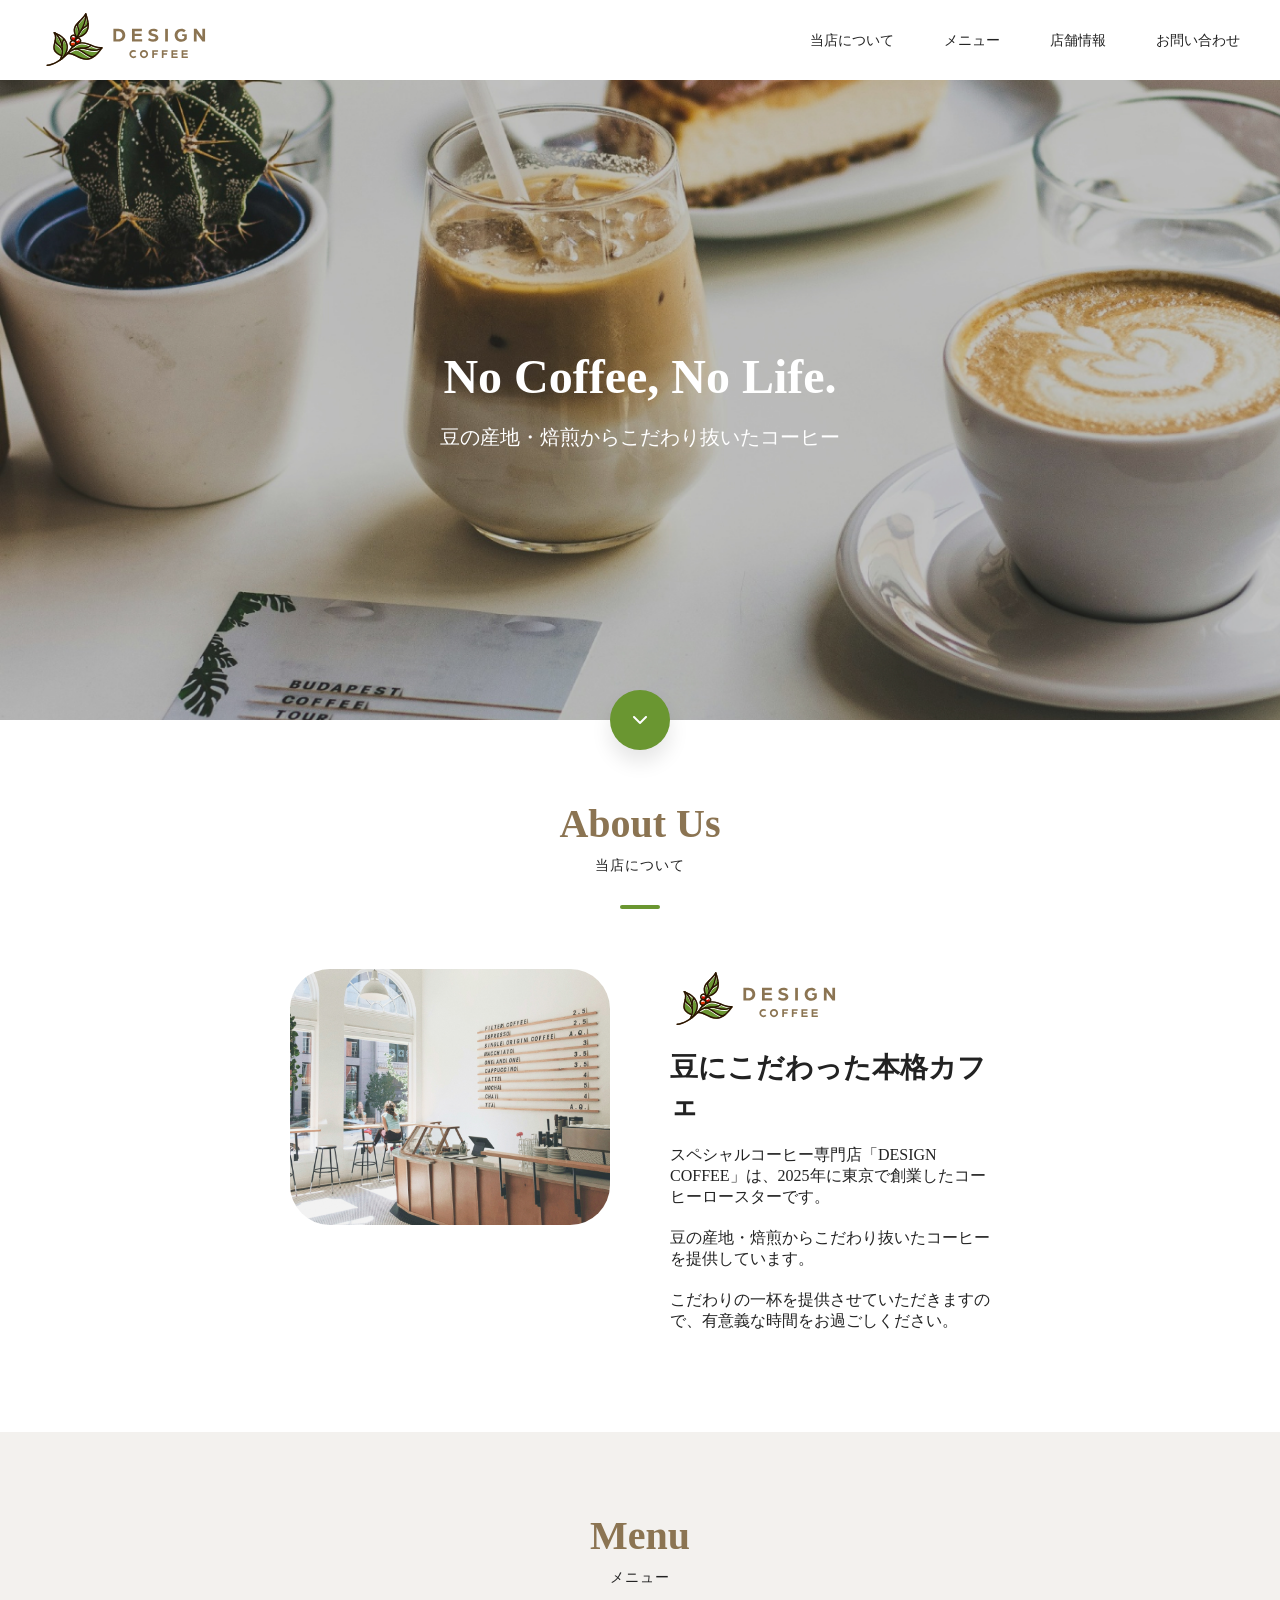
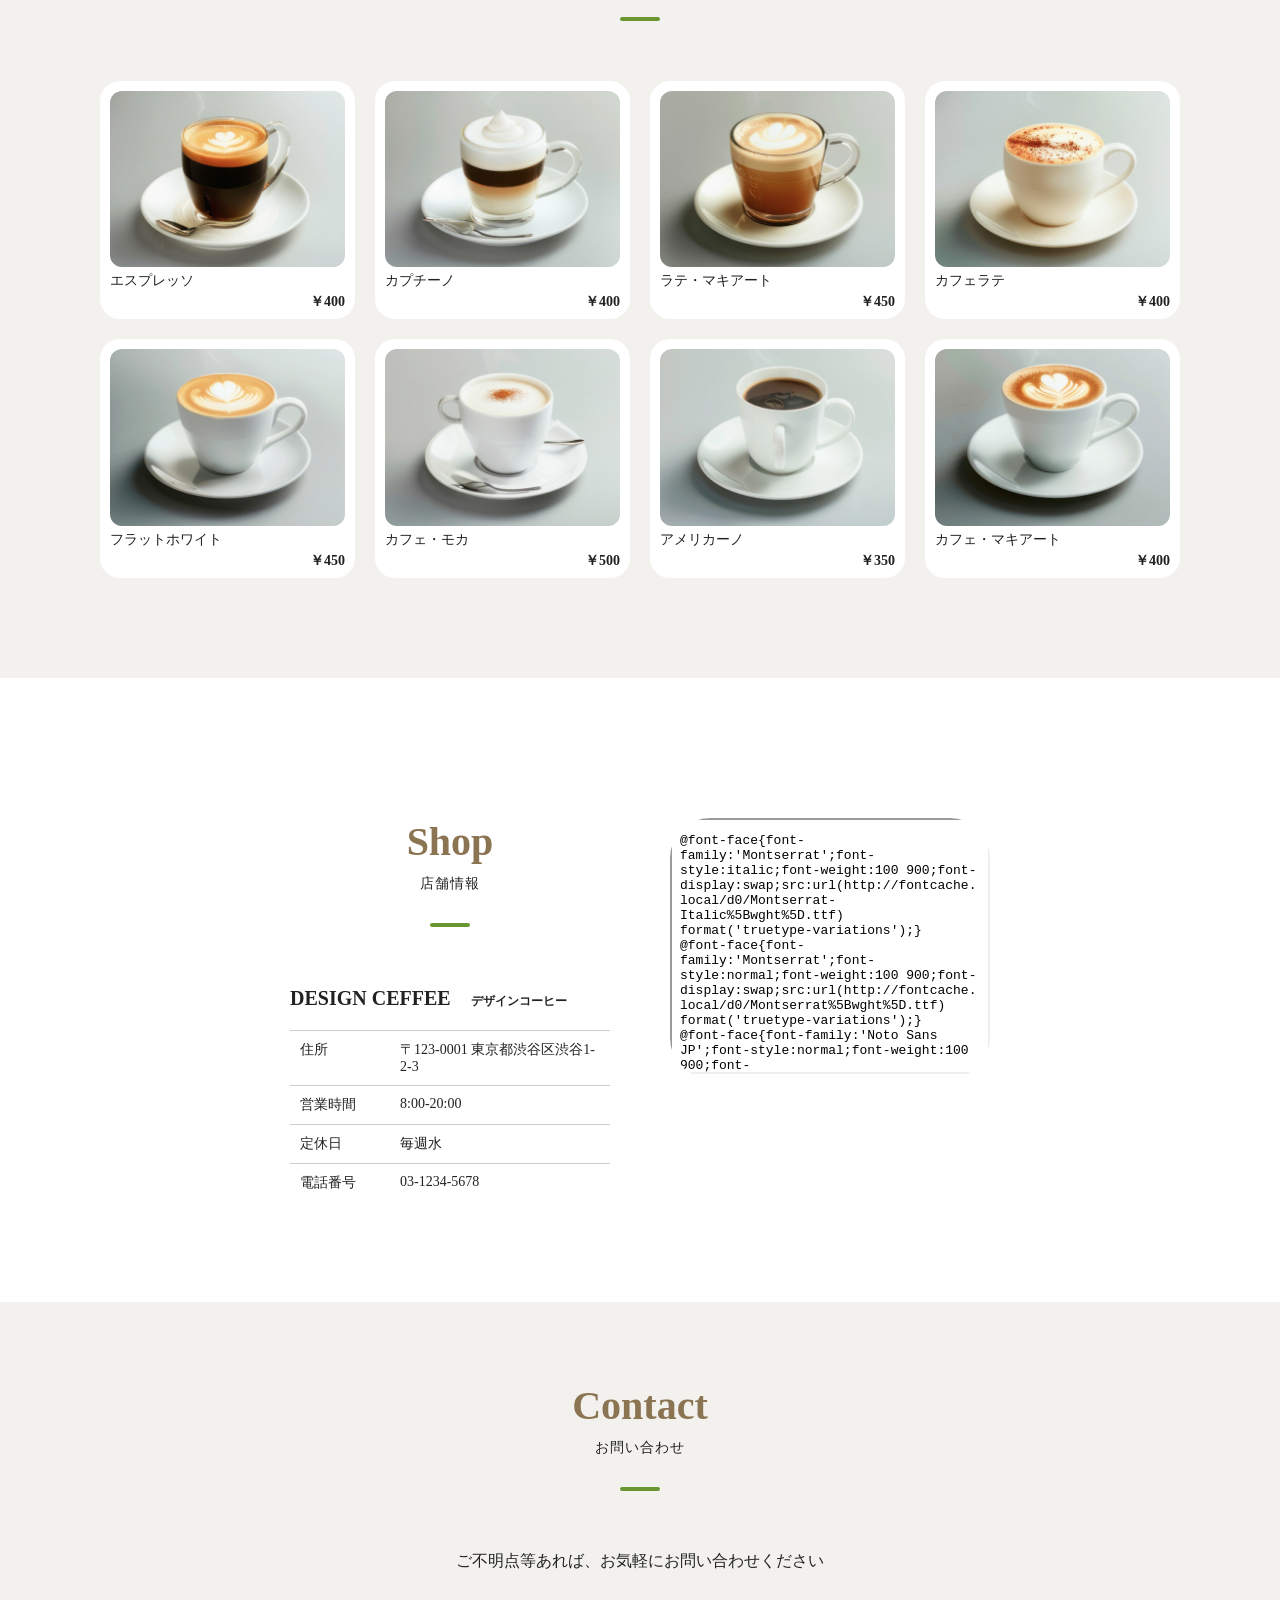
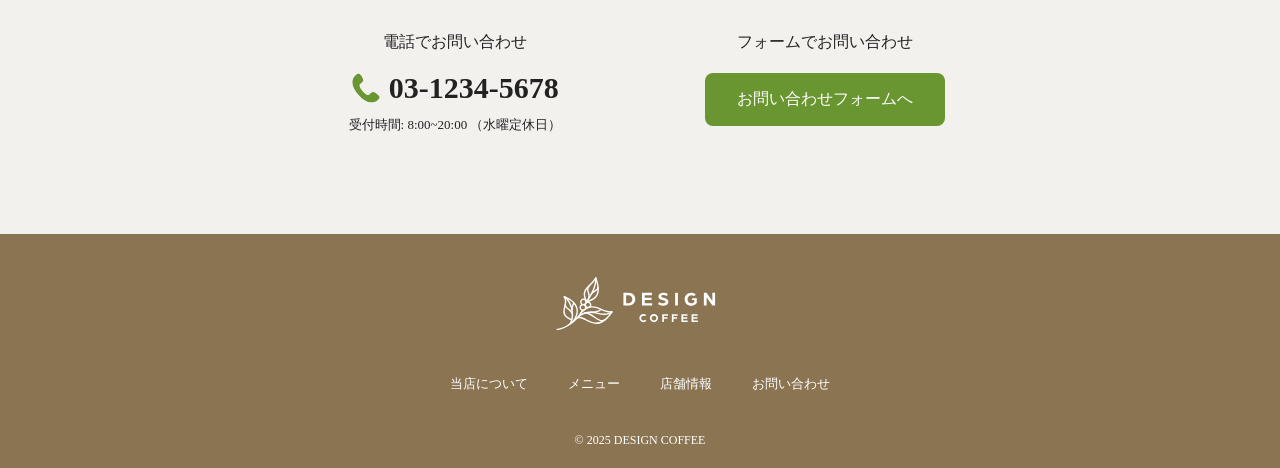
<file: index.html>
<!DOCTYPE html>
<html lang="jp">
<head>
  <meta charset="UTF-8">
  <meta name="viewport" content="width=device-width, initial-scale=1.0">
  <title>Document</title>
  <link rel="stylesheet" href="css/reset.css">
  <link rel="stylesheet" href="css/style.css">
  <!--GoogleFontsの読み込み-->
  <link rel="preconnect" href="https://fontx.googleapis.com">
  <link rel="preconnect" href="https://fonts.gstatic.com" crossorgin>
  <link href="https://fonts.googleapis.com/css2?family=Montserrat:ital,wght@0,100..900;1,100..900&family=Noto+Sans+JP:wght@100..900&display=swap" rel="stylesheet">
</head>
<body>
  <header>
    <h1>
      <a href="index.html" class="logo">
        <img src="img/logo.svg" alt="DESIGN COFFEEのロゴ">
      </a>
    </h1>
    <nav>
      <ul>
        <il><a href="index.html#about">当店について</a></il>
        <il><a href="index.html#menu">メニュー</a></il>
        <il><a href="index.html#shop">店舗情報</a></il>
        <il><a href="index.html#contact">お問い合わせ</a></il>
      </ul>
    </nav>
  </header>
  <!--ヒーローセクション-->
  <section class="hero">
    <h2>No Coffee, No Life.</h2>
    <p>豆の産地・焙煎からこだわり抜いたコーヒー</p>
    <a href="#about">
      <img src="img/down.png" alt="下へスクロール">
    </a>
  </section>
  <div class="container">
    
  </div>
  <main>
    <!--共通セクション-->
    <section class="main-section about" id="about">
      <div class="container">
        <div class="heading-group">
          <h2>
            About Us
            <span>当店について</span>
          </h2>
        </div>
        <div class="layout">
          <div class="image">
            <img src="img/about-photo.jpg" alt="当店の写真">
          </div>
          <div class="text">
            <img src="img/logo.svg" alt="DESIGNのロゴ">
            <h3>豆にこだわった本格カフェ</h3>
            <p>スペシャルコーヒー専門店「DESIGN COFFEE」は、2025年に東京で創業したコーヒーロースターです。</p>
            <p>豆の産地・焙煎からこだわり抜いたコーヒーを提供しています。</p>
            <p>こだわりの一杯を提供させていただきますので、有意義な時間をお過ごしください。</p>
          </div>
        </div>
      </div>
    </section>
    <!--共通セクション2-->
    <section class="main-section menu" id="menu">
    <div class="container">
      <div class="heading-group">
        <h2>Menu</h2>
        <span>メニュー</span>
      </div>
      <ul class="menu-list">
        <li>
          <div class="menu-card">
            <img src="img/menu-1.jpg" alt="エスプレッソ">
            <p class="name">エスプレッソ</p>
            <p class="price">￥400</p>
          </div>
        </li>
        <li>
          <div class="menu-card">
            <img src="img/menu-2.jpg" alt="カプチーノ">
            <p class="name">カプチーノ</p>
            <p class="price">￥400</p>
          </div>
        </li>
        <li>
          <div class="menu-card">
            <img src="img/menu-3.jpg" alt="ラテ・マキアート">
            <p class="name">ラテ・マキアート</p>
            <p class="price">￥450</p>
          </div>
        </li>
        <li>
          <div class="menu-card">
            <img src="img/menu-4.jpg" alt="カフェラテ">
            <p class="name">カフェラテ</p>
            <p class="price">￥400</p>
          </div>
        </li>
        <li>
          <div class="menu-card">
            <img src="img/menu-5.jpg" alt="フラットホワイト">
              <p class="name">フラットホワイト</p>
              <p class="price">￥450</p>
            </img>
          </div>
        </li>
        <li>
          <div class="menu-card">
            <img src="img/menu-6.jpg" alt="カフェ・モカ">
            <p class="name">カフェ・モカ</p>
            <p class="price">￥500</p>
          </div>
        </li>
        <li>
          <div class="menu-card">
            <img src="img/menu-7.jpg" alt="アメリカーノ">
            <p class="name">アメリカーノ</p>
            <p class="price">￥350</p>
          </div>
        </li>
        <li>
          <div class="menu-card">
            <img src="img/menu-8.jpg" alt="カフェ・マキアート">
            <p class="name">カフェ・マキアート</p>
            <p class="price">￥400</p>
          </div>
        </li>
      </ul>
    </div>
  </section>
  <section class="main-section shop" id="shop">
    <div class="container">
      <div class="layout">
        <div class="text">
          <div class="heading-group">
            <h2>Shop</h2>
            <span>店舗情報</span>
          </div>
          <h3>
            DESIGN CEFFEE
            <span>デザインコーヒー</span>
          </h3>
          <dl>
            <dt>住所</dt>
            <dd>〒123-0001 東京都渋谷区渋谷1-2-3</dd>
            <dt>営業時間</dt>
            <dd>8:00-20:00</dd>
            <dt>定休日</dt>
            <dd>毎週水</dd>
            <dt>電話番号</dt>
            <dd>03-1234-5678</dd>
          </dl>
        </div>
        <div class="map">
          <iframe src="https://fonts.googleapis.com/css2?family=Montserrat:ital,wght@0,100..900;1,100..900&family=Noto+Sans+JP:wght@100..900&display=swap" rel="stylesheet"></iframe>
        </div>
      </div>
    </div>
  </section>
  <section class="main-section contact" id="contact">
      <div class="container">
        <div class="heading-group">
          <h2>
            Contact
            <span>お問い合わせ</span>
          </h2>
        </div>
        <p>ご不明点等あれば、お気軽にお問い合わせください</p>
        <div class="layout">
          <div class="tel">
            <p class="label">電話でお問い合わせ</p>
            <a href="tel:0312345678" class="number">
              <img src="img/icon-tel.svg" alt="電話アイコン">
              03-1234-5678
            </a>
            <p class="hour">受付時間: 8:00~20:00 （水曜定休日）</p>
          </div>
          <div class="form">
            <p class="label">フォームでお問い合わせ</p>
            <a href="contact.html" class="button">お問い合わせフォームへ</a>
          </div>
        </div>
      </div>
  </main>
  <footer>
    <a herf="index.html" class="logo">
      <img src="img/logo-white.svg" alt="DESIGN COFFEEのロゴ">
    </a>
    <nav>
      <ul>
        <li>
          <a herf="index.html#about">当店について</a>
        </li>
        <li>
          <a herf="index.html#menu">メニュー</a>
        </li>
        <li>
          <a herf="index.html#shop">店舗情報</a>
        </li>
        <li>
          <a herf="index.html#contact">お問い合わせ</a>
        </li>
      </ul>
    </nav>
    <p class="copyright">&copy; 2025 DESIGN COFFEE</p>
  </footer>
</body>
</html>
</file>
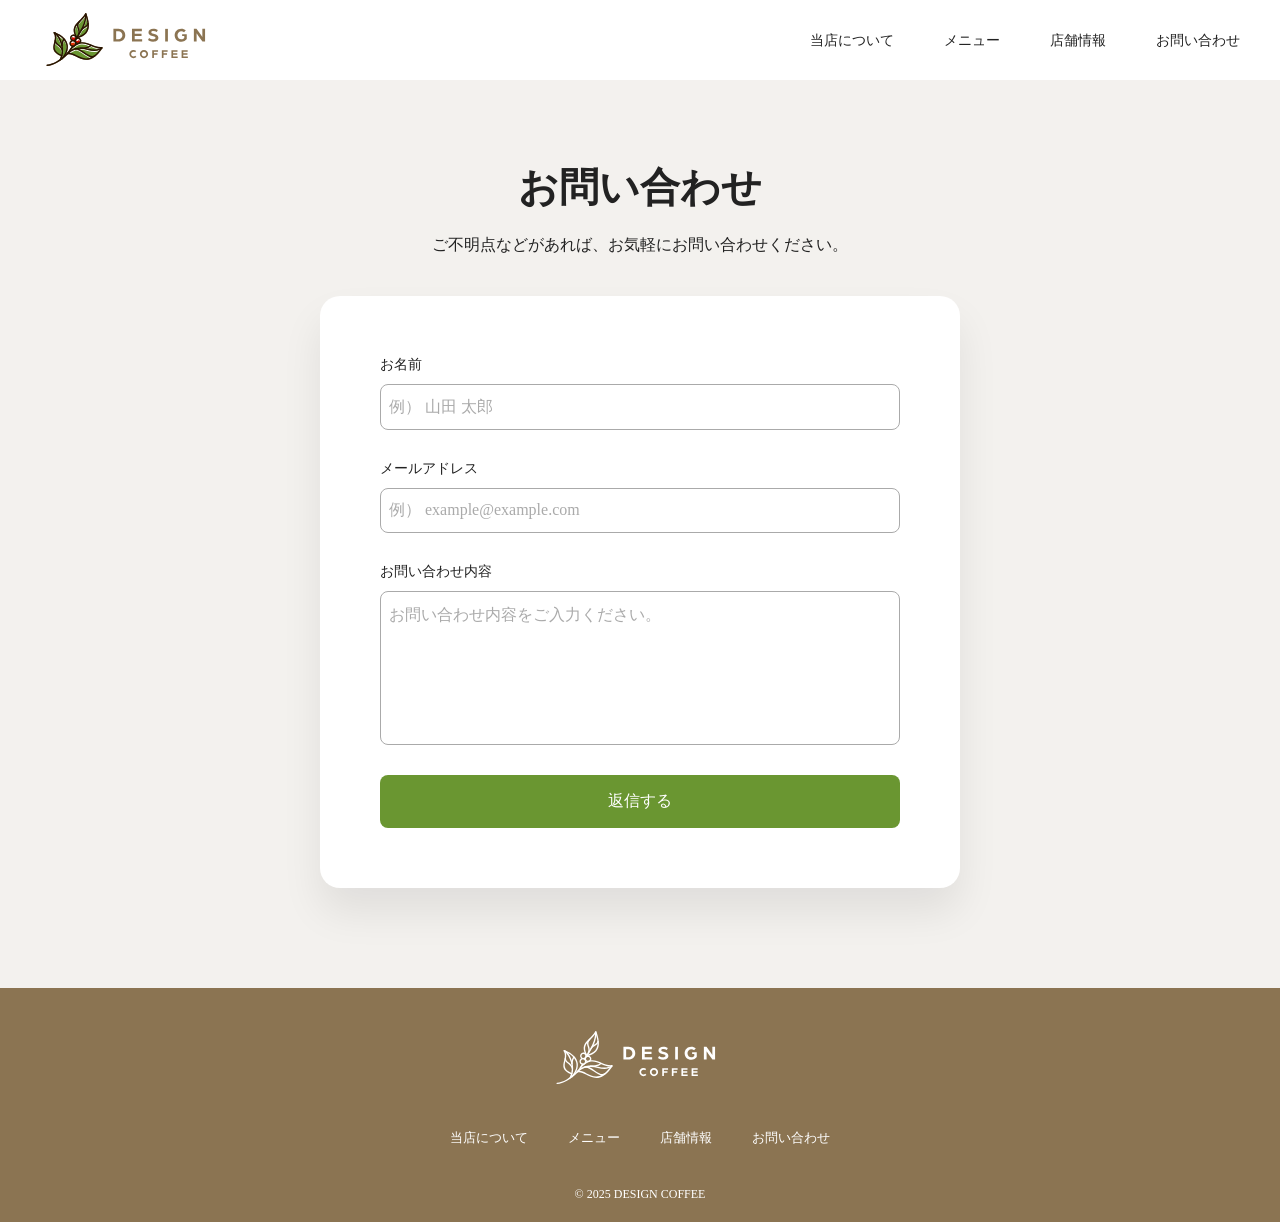
<file: contact.html>
<!DOCTYPE html>
<html lang="jp">
<head>
  <meta charset="UTF-8">
  <meta name="viewport" content="width=device-width, initial-scale=1.0">
  <title>Document</title>
  <link rel="stylesheet" href="css/reset.css">
  <link rel="stylesheet" href="css/style.css">
  <!--GoogleFontsの読み込み-->
  <link rel="preconnect" href="https://fontx.googleapis.com">
  <link rel="preconnect" href="https://fonts.gstatic.com" crossorgin>
  <link href="https://fonts.googleapis.com/css2?family=Montserrat:ital,wght@0,100..900;1,100..900&family=Noto+Sans+JP:wght@100..900&display=swap" rel="stylesheet">
</head>
<body>
  <header>
    <h1>
      <a href="index.html" class="logo">
        <img src="img/logo.svg" alt="DESIGN COFFEEのロゴ">
      </a>
    </h1>
    <nav>
      <ul>
        <il><a href="index.html#about">当店について</a></il>
        <il><a href="index.html#menu">メニュー</a></il>
        <il><a href="index.html#shop">店舗情報</a></il>
        <il><a href="index.html#contact">お問い合わせ</a></il>
      </ul>
    </nav>
  </header>
  <main class="lower-main">
    <div class="lower-heading-group">
      <h2>お問い合わせ</h2>
      <p>ご不明点などがあれば、お気軽にお問い合わせください。</p>
    </div>
    <form class="form-box" action="https://api.staticforms.xyz/submit" method="post">
      <input type="hidden" name="accessKey" value="sf_c146346ce0eb53fbb42e56d2">
      <input type="hidden" name="redirectTo" value="https://www.sus.ac.jp/">
      <div class="form-item">
        <label>お名前</label>
        <input type="text" name="name" placeholder="例） 山田 太郎">
      </div>
      <div class="form-item">
        <label>メールアドレス</label>
        <input type="email" name="email" placeholder="例） example@example.com">
      </div>
      <div class="form-item">
        <label>お問い合わせ内容</label>
        <textarea rows="7" name="messsage" placeholder="お問い合わせ内容をご入力ください。"></textarea>
      </div>
      <div class="form-item">
        <button type="submit">返信する</button>
      </div>
    </form>
  </main>
  <footer>
    <a herf="index.html" class="logo">
      <img src="img/logo-white.svg" alt="DESIGN COFFEEのロゴ">
    </a>
    <nav>
      <ul>
        <li>
          <a herf="index.html#about">当店について</a>
        </li>
        <li>
          <a herf="index.html#menu">メニュー</a>
        </li>
        <li>
          <a herf="index.html#shop">店舗情報</a>
        </li>
        <li>
          <a herf="index.html#contact">お問い合わせ</a>
        </li>
      </ul>
    </nav>
    <p class="copyright">&copy; 2025 DESIGN COFFEE</p>
  </footer>
</body>
</html>
</file>
<file: css/style.css>
header{
  padding: 10px 40px;
  display: flex;
  align-items: center;
  justify-content: space-between;
  .logo{
    display:block;
    img{
      display:block;
      height: 60px;
    }
  }
  nav{
    ul{
      display: flex;
      align-items: center;
      gap: 50px;
    }
    a{
      font-size: 14px;
      font-weight: 400;
      &:hover{
        color: #6A9631;
        text-decoration: underline;
      }
    }
  }
}
.hero{
  color:#fff;
  text-align:center;
  height:640px;
  background-image:url(../img/hero-background.jpg);
  background-size:cover;
  display:flex;
  flex-direction:column;
  align-items:center;
  justify-content:center;
  position:relative;
  h2 {
    font-size:48px;
    font-weight: 700;
  }
  p{
    font-size: 20px;
    font-weight:400;
    margin-top:20px;
  }
  a{
    display:grid;
    place-items: center;
    width:60px;
    height: 60px;
    background-color:#6a9631;
    border-radius: 50%;
    box-shadow: 0px 12px 20px rgb(0 0 0 / 0.1);
    position: absolute;
    left: 50%;
    bottom:0;
    translate: -50% 50%;
    img{
      width:24px;
      height: 24px;
    }
  }
}
.container{
  max-width: 1160px;
  margin: 0 auto;
  padding-inline: 40px;
}
.main-section{
  padding: 80px 0 100px;
  /*見出しグループ*/
  .heading-group{
    text-align: center;
    margin: 0 0 60px;
    h2{
      color: #8B7452;
      font-size: 40px;
      font-weight: 700;
    }
    span{
      color: #222;
      font-size: 14px;
      font-weight: 400;
      letter-spacing: 0.08em;
      display: block;
      margin-top: 10px;
    }
    &::after{
      content: "";
      display: block;
      width: 40px;
      height: 4px;
      background-color: #6A9631;
      border-radius: 4px;
      margin: 30px auto 0;
    }
  }
}
.about{
  .layout{
    display: grid;
    grid-template-columns: 1fr 1fr;
    align-items: start;
    gap: 60px;
  }
  .image{
    border-radius: 40px;
    overflow:hidden;
    img{
      width: 100%;
      aspect-ratio: 5/4;
      object-fit: cover;
    }
  }
  .text{
    img{
      height: 60px;
    }
    h3{
      font-size: 28px;
      font-weight: 700;
      margin-top: 20px;
    }
    p{
      margin-top: 20px;
    }
  }
}
.menu{
  background-color:#f3f1ee;
}
.menu-card{
  padding: 10px;
  background-color:#fff;
  border-radius:20px;
  display:grid;
  gap:5px;
  img{
    width:100%;
    aspect-ratio: 4/3;
    object-fit:cover;
    border-radius:12px;
  }
  .name{
    font-size:14px;
  }
  .price{
    font-size:14px;
    font-weight:700;
    line-height:1;
    letter-spacing:0;
    text-align:right;
  }
}
.menu-list{
  display:grid;
  grid-template-columns:1fr 1fr 1fr 1fr;
  gap: 20px;
}
.shop{
  .layout{
    display: grid;
    grid-template-columns: 1fr 1fr;
    align-items: start;
    gap: 60px;
  }
  .text{
    h3{
      text-align:center;
      font-size: 20px;
      font-weight:700;
      margin: 0 0 20px;
      display: flex;
      align-items: baseline;
      gap: 1em;
      span{
        font-size: 0.6em;
      }
    }
    dl{
      display: grid;
      grid-template-columns:100px 1fr;
      dt,dd{
        font-size:14px;
        padding: 10px;
        border-top: 1px solid #ccc;
      }
    }
  }
  .map{
    border-radius: 40px;
    overflow: hidden;
    iframe{
      width: 100%;
      height: auto;
      aspect-ratio: 5/4;
    }
  }
}
.contact{
  text-align: center;
  background-color: #f2f1ee;
  .layout{
    display: grid;
    grid-template-columns: 1fr 1fr;
    gap: 40px;
    margin-top: 60px;
    margin-inline: auto;
    max-width:700px;
  }
  .label{
    margin-bottom:20px;
  }
  .number{
    font-size:30px;
    font-weight:700;
    line-height:1;
    letter-spacing:0;
  }
  img{
    width: 1em;
  }
}
.hour{
  font-size:13px;
  display:block;
  margin-top: 1em;
}
.button{
  display: inline-block;
  color:#fff;
  background-color:#6a9631;
  padding: 1em 2em;
  border-radius:8px;
}
.layout{
  display: grid;
  grid-template-columns: 1fr 1fr;
  gap:40px;
  margin-top:60px;
  margin-inline:auto;
  max-width:700px;
}
footer{
  color: #fff;
  background-color: #8B7452;
  padding: 40px 20px 20px;
  display: grid;
  justify-items: center;
  gap: 40px;
  .logo{
    display: block;
    img{
      display: block;
      height: 60px;
    }
  }
  ul{
    display: flex;
    gap: 40px;
    a{
      font-size: 13px;
    }
  }
  .copyright{
    font-size: 12px;
  }
}
.lower-main{
  padding: 80px 0 100px;
  background-color: #F3F1EE;
}
.lower-heading-group{
  text-align: center;
  display: grid;
  justify-items: center;
  gap: 20px;
  margin: 0 0 40px;
  h2{
    font-size: 40px;
    font-weight: 700;
  }
}
.form-box{
  max-width: 640px;
  margin: 0 auto;
  border-radius: 20px;
  padding: 60px;
  background-color: #fff;
  box-shadow: 0px 24px 40px rgb( 0 0 0 / 0.08);
}
.form-item{
  display: grid;
  gap: 10px;
  label{
    font-size: 14px;
  }
  +.form-item{
    margin-top: 30px;
  }
  input,
  textarea{
    border: 1px solid #aaa;
    padding: 0.8em 0.5em;
    border-radius: 8px;
    &::placeholder{
      color: #aaa;
    }
  }
  textarea{
    resize: none;
  }
  button{
    font-size: 16px;
    display: inline-block;
    color: #fff;
    background-color: #6A9631;
    border: none;
    padding: 1em 2em;
    border-radius: 8px;
    &:hover{
      background-color: #517521;
    }
  }
}
</file>
